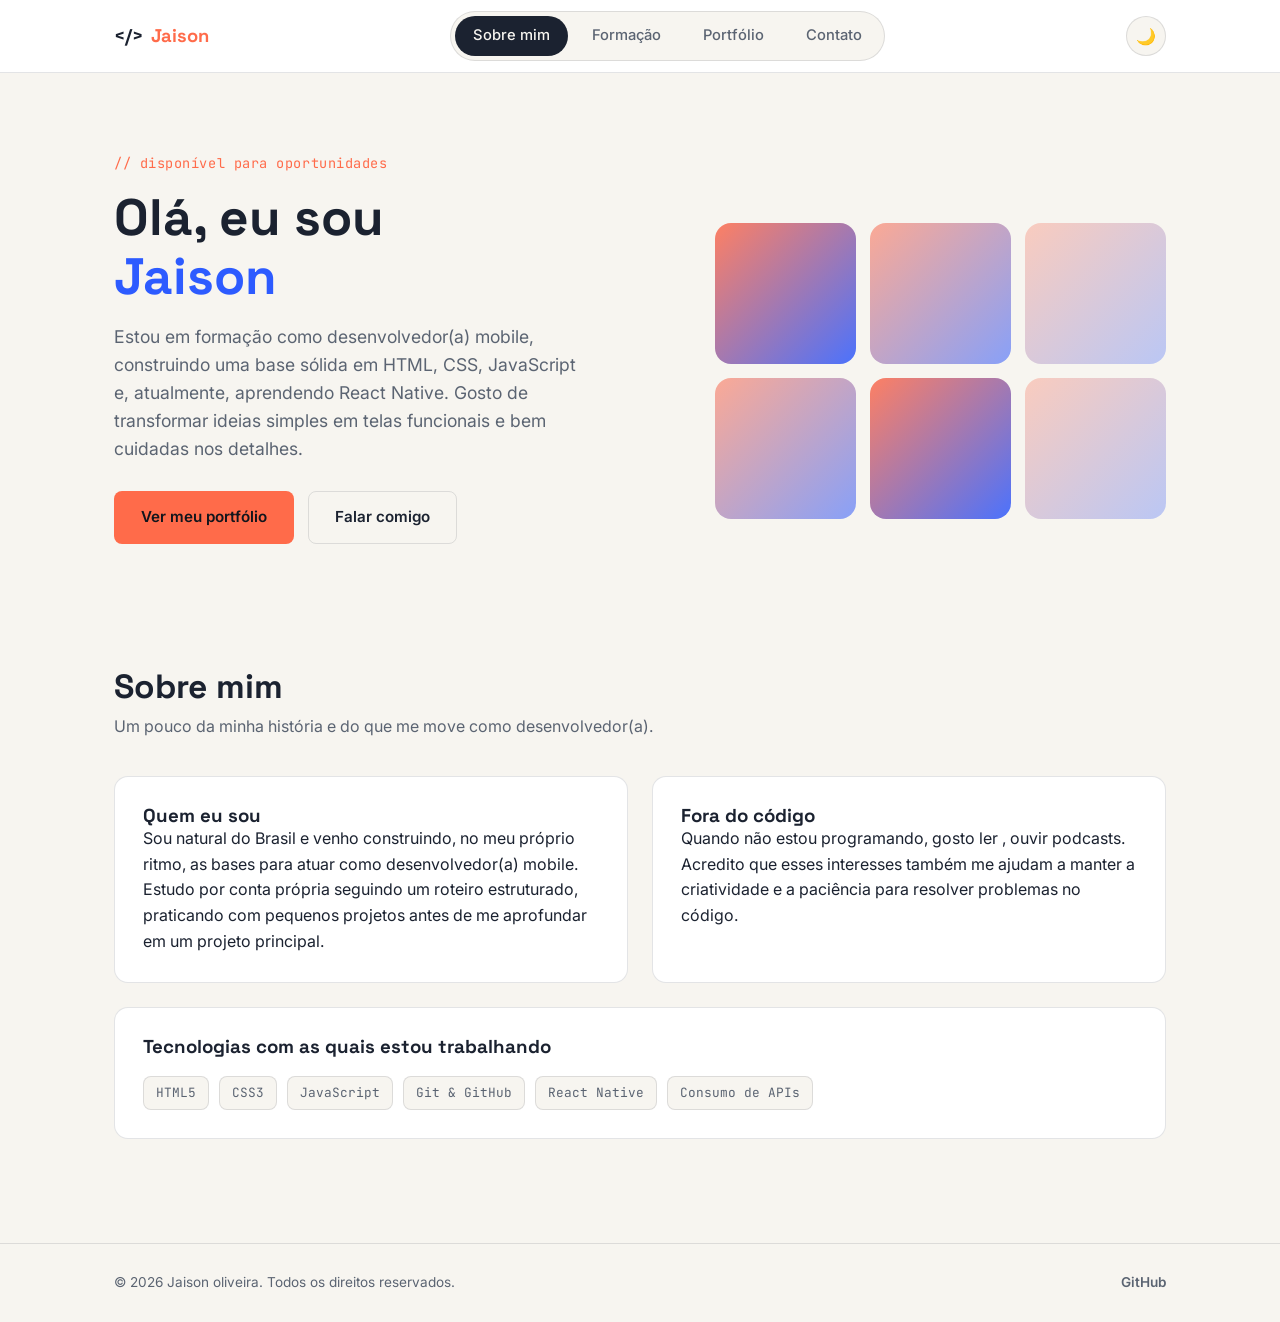
<file: index.html>
<!doctype html>
<html lang="pt-BR" data-theme="light">
  <head>
    <meta charset="UTF-8" />
    <meta name="viewport" content="width=device-width, initial-scale=1.0" />
    <title>Jaison Oliveira — Desenvolvedor(a) Mobile</title>
    <meta
      name="description"
      content="Portfólio pessoal de Seu Nome, desenvolvedor(a) em formação na área mobile."
    />

    <link rel="preconnect" href="https://fonts.googleapis.com" />
    <link
      href="https://fonts.googleapis.com/css2?family=Space+Grotesk:wght@500;700&family=Inter:wght@400;500;600&family=JetBrains+Mono:wght@400;600&display=swap"
      rel="stylesheet"
    />

    <link rel="stylesheet" href="css/style.css" />
  </head>
  <body>
    <header class="navbar">
      <div class="container">
        <a href="index.html" class="logo">&lt;/&gt; <span>Jaison</span></a>

        <nav class="nav-links" id="nav-links">
          <a href="index.html" class="active">Sobre mim</a>
          <a href="formacao.html">Formação</a>
          <a href="portfolio.html">Portfólio</a>
          <a href="contato.html">Contato</a>
        </nav>

        <div class="nav-actions">
          <button
            class="theme-toggle"
            id="theme-toggle"
            aria-label="Alternar tema claro/escuro"
            title="Alternar tema"
          >
            🌙
          </button>
          <button
            class="nav-toggle"
            id="nav-toggle"
            aria-label="Abrir menu"
            aria-expanded="false"
          >
            <span></span><span></span><span></span>
          </button>
        </div>
      </div>
    </header>

    <section class="hero">
      <div class="container">
        <div>
          <span class="eyebrow">// disponível para oportunidades</span>
          <h1>Olá, eu sou <br /><span class="highlight">Jaison</span></h1>
          <p class="lead">
            Estou em formação como desenvolvedor(a) mobile, construindo uma base
            sólida em HTML, CSS, JavaScript e, atualmente, aprendendo React
            Native. Gosto de transformar ideias simples em telas funcionais e
            bem cuidadas nos detalhes.
          </p>
          <div class="hero-actions">
            <a href="portfolio.html" class="btn btn-primary"
              >Ver meu portfólio</a
            >
            <a href="contato.html" class="btn btn-ghost">Falar comigo</a>
          </div>
        </div>

        <div class="phone-mock" aria-hidden="true">
          <div class="app-icon-grid">
            <div class="app-icon"></div>
            <div class="app-icon"></div>
            <div class="app-icon"></div>
            <div class="app-icon"></div>
            <div class="app-icon"></div>
            <div class="app-icon"></div>
          </div>
        </div>
      </div>
    </section>

    <section class="section" id="sobre">
      <div class="container">
        <h2 class="section-title">Sobre mim</h2>
        <p class="section-subtitle">
          Um pouco da minha história e do que me move como desenvolvedor(a).
        </p>

        <div class="about-grid">
          <div class="card">
            <h3>Quem eu sou</h3>
            <p>
              Sou natural do Brasil e venho construindo, no meu próprio ritmo,
              as bases para atuar como desenvolvedor(a) mobile. Estudo por conta
              própria seguindo um roteiro estruturado, praticando com pequenos
              projetos antes de me aprofundar em um projeto principal.
            </p>
          </div>

          <div class="card">
            <h3>Fora do código</h3>
            <p>
              Quando não estou programando, gosto ler , ouvir podcasts. Acredito
              que esses interesses também me ajudam a manter a criatividade e a
              paciência para resolver problemas no código.
            </p>
          </div>
        </div>

        <div class="card" style="margin-top: 24px">
          <h3>Tecnologias com as quais estou trabalhando</h3>
          <div class="tag-list">
            <span class="tag">HTML5</span>
            <span class="tag">CSS3</span>
            <span class="tag">JavaScript</span>
            <span class="tag">Git &amp; GitHub</span>
            <span class="tag">React Native</span>
            <span class="tag">Consumo de APIs</span>
          </div>
        </div>
      </div>
    </section>

    <footer class="footer">
      <div class="container">
        <p>&copy; 2026 Jaison oliveira. Todos os direitos reservados.</p>
        <div class="social-icons">
          <a
            href="https://github.com/JaisonBit"
            target="_blank"
            rel="noopener"
            >GitHub</a
          >
        
      </div>
    </footer>

    <script src="js/script.js"></script>
  </body>
</html>
</file>
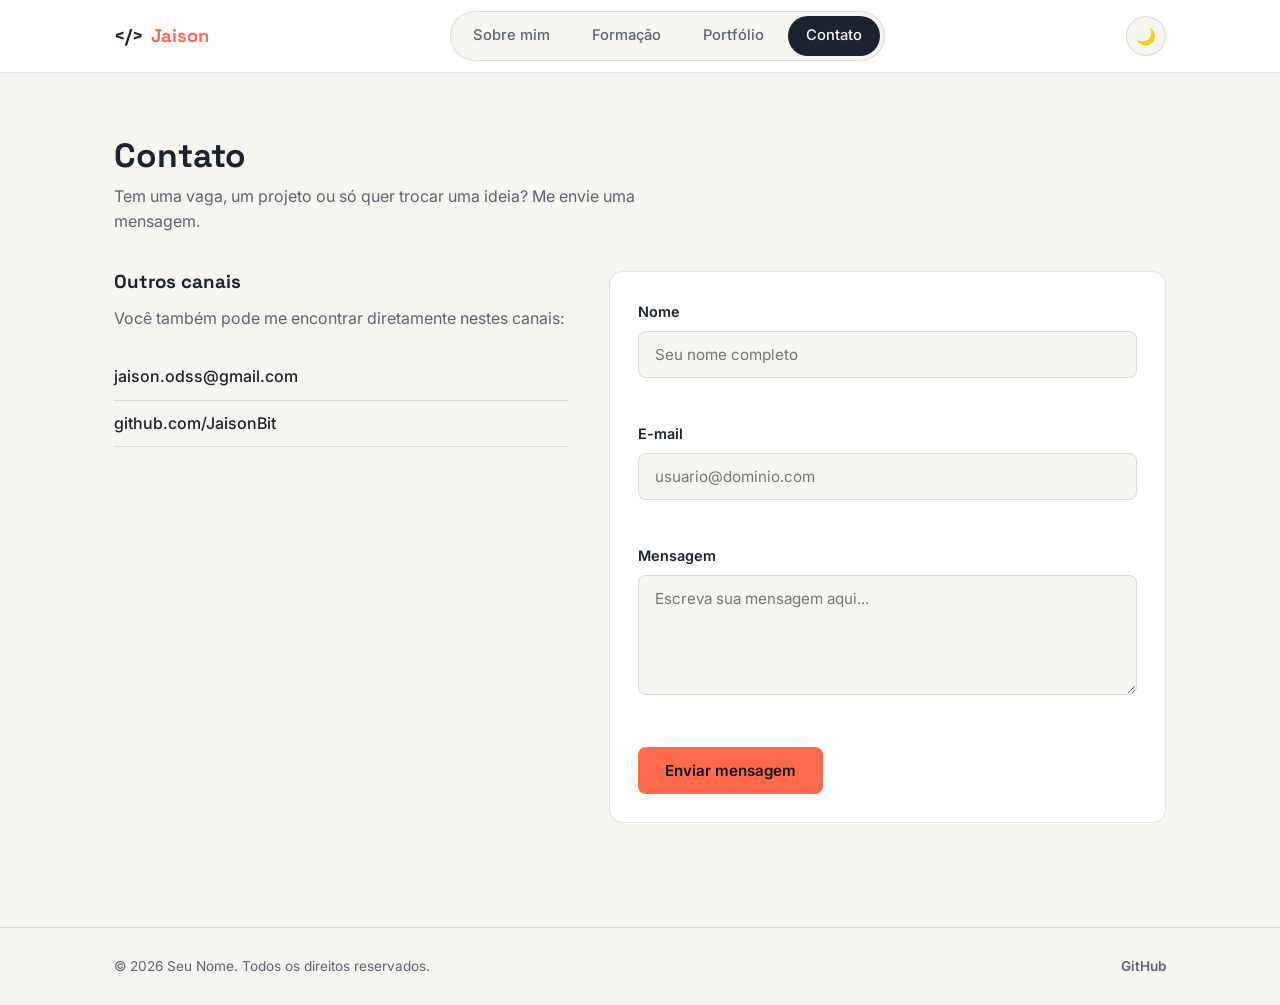
<file: contato.html>
<!doctype html>
<html lang="pt-BR" data-theme="light">
  <head>
    <meta charset="UTF-8" />
    <meta name="viewport" content="width=device-width, initial-scale=1.0" />
    <title>Contato — Seu Nome</title>
    <meta name="description" content="Entre em contato com Seu Nome." />

    <link rel="preconnect" href="https://fonts.googleapis.com" />
    <link
      href="https://fonts.googleapis.com/css2?family=Space+Grotesk:wght@500;700&family=Inter:wght@400;500;600&family=JetBrains+Mono:wght@400;600&display=swap"
      rel="stylesheet"
    />

    <link rel="stylesheet" href="css/style.css" />
  </head>
  <body>
    <header class="navbar">
      <div class="container">
        <a href="index.html" class="logo">&lt;/&gt; <span>Jaison</span></a>

        <nav class="nav-links" id="nav-links">
          <a href="index.html">Sobre mim</a>
          <a href="formacao.html">Formação</a>
          <a href="portfolio.html">Portfólio</a>
          <a href="contato.html" class="active">Contato</a>
        </nav>

        <div class="nav-actions">
          <button
            class="theme-toggle"
            id="theme-toggle"
            aria-label="Alternar tema claro/escuro"
            title="Alternar tema"
          >
            🌙
          </button>
          <button
            class="nav-toggle"
            id="nav-toggle"
            aria-label="Abrir menu"
            aria-expanded="false"
          >
            <span></span><span></span><span></span>
          </button>
        </div>
      </div>
    </header>

    <section class="section">
      <div class="container">
        <h2 class="section-title">Contato</h2>
        <p class="section-subtitle">
          Tem uma vaga, um projeto ou só quer trocar uma ideia? Me envie uma
          mensagem.
        </p>

        <div class="contact-layout">
          <div class="contact-info">
            <h3>Outros canais</h3>
            <p>Você também pode me encontrar diretamente nestes canais:</p>
            <div class="social-links">
              <a href="mailto:seu.email@exemplo.com">jaison.odss@gmail.com </a>
              <a
                href="https://github.com/seu-usuario"
                target="_blank"
                rel="noopener"
                >github.com/JaisonBit</a
              >
            </div>
          </div>

          <form class="card" id="contact-form" novalidate>
            <div class="form-group" id="group-nome">
              <label for="nome">Nome</label>
              <input
                type="text"
                id="nome"
                name="nome"
                placeholder="Seu nome completo"
              />
              <span class="form-error" id="error-nome"></span>
            </div>

            <div class="form-group" id="group-email">
              <label for="email">E-mail</label>
              <input
                type="text"
                id="email"
                name="email"
                placeholder="usuario@dominio.com"
              />
              <span class="form-error" id="error-email"></span>
            </div>

            <div class="form-group" id="group-mensagem">
              <label for="mensagem">Mensagem</label>
              <textarea
                id="mensagem"
                name="mensagem"
                placeholder="Escreva sua mensagem aqui..."
              ></textarea>
              <span class="form-error" id="error-mensagem"></span>
            </div>

            <button type="submit" class="btn btn-primary">
              Enviar mensagem
            </button>
          </form>
        </div>
      </div>
    </section>

    <div class="toast" id="toast">
      ✅ <span id="toast-message">Mensagem enviada com sucesso!</span>
    </div>

    <footer class="footer">
      <div class="container">
        <p>&copy; 2026 Seu Nome. Todos os direitos reservados.</p>
        <div class="social-icons">
          <a href="https://github.com/JaisonBit" target="_blank" rel="noopener"
            >GitHub</a
          >
        </div>
      </div>
    </footer>

    <script src="js/script.js"></script>
  </body>
</html>
</file>
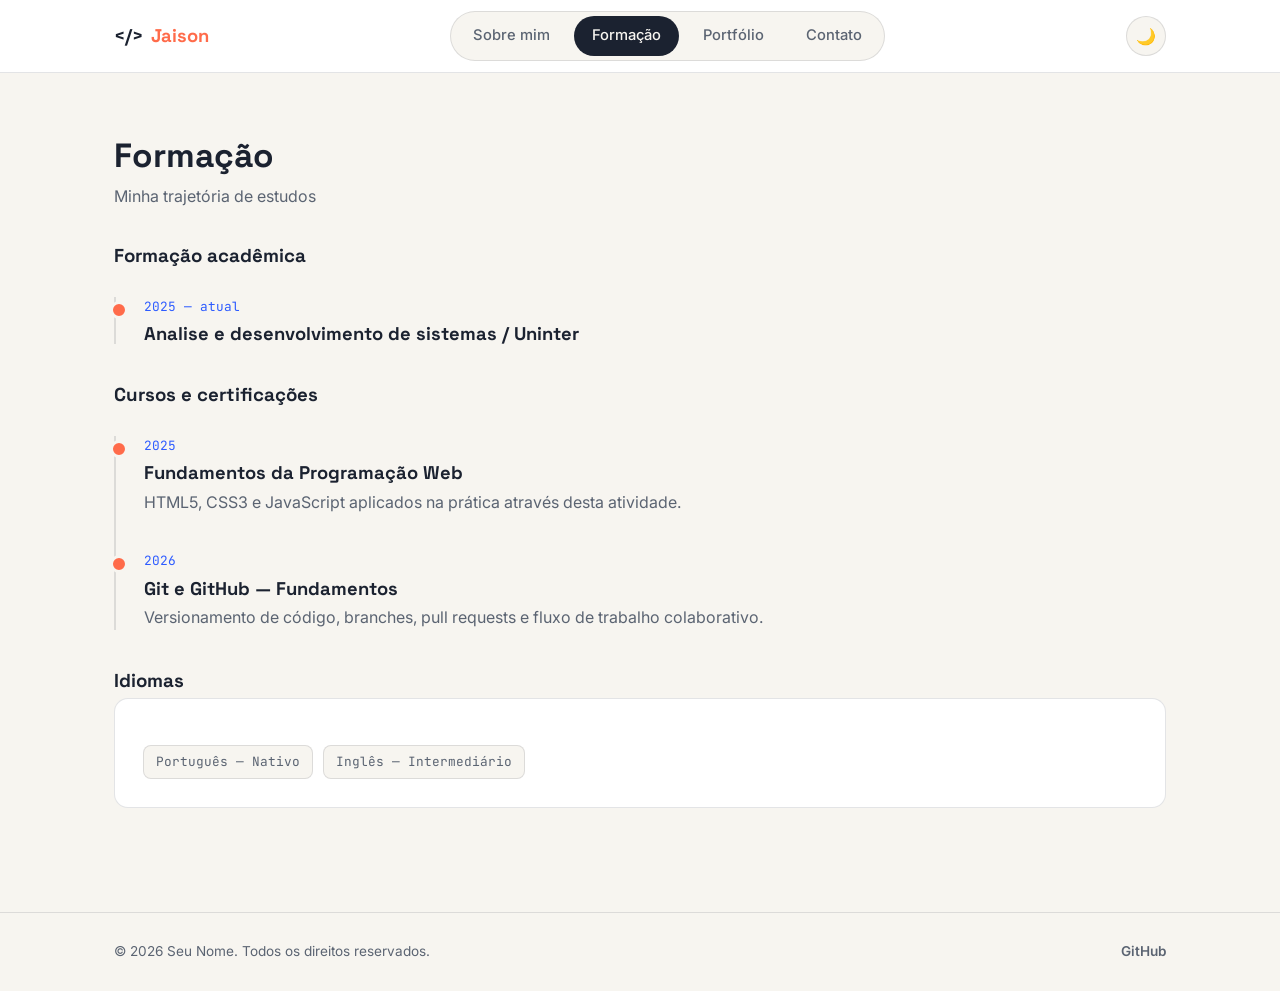
<file: formacao.html>
<!doctype html>
<html lang="pt-BR" data-theme="light">
  <head>
    <meta charset="UTF-8" />
    <meta name="viewport" content="width=device-width, initial-scale=1.0" />
    <title>Formação — Seu Nome</title>
    <meta
      name="description"
      content="Formação acadêmica, cursos e idiomas de Seu Nome."
    />

    <link rel="preconnect" href="https://fonts.googleapis.com" />
    <link
      href="https://fonts.googleapis.com/css2?family=Space+Grotesk:wght@500;700&family=Inter:wght@400;500;600&family=JetBrains+Mono:wght@400;600&display=swap"
      rel="stylesheet"
    />

    <link rel="stylesheet" href="css/style.css" />
  </head>
  <body>
    <header class="navbar">
      <div class="container">
        <a href="index.html" class="logo">&lt;/&gt; <span>Jaison</span></a>

        <nav class="nav-links" id="nav-links">
          <a href="index.html">Sobre mim</a>
          <a href="formacao.html" class="active">Formação</a>
          <a href="portfolio.html">Portfólio</a>
          <a href="contato.html">Contato</a>
        </nav>

        <div class="nav-actions">
          <button
            class="theme-toggle"
            id="theme-toggle"
            aria-label="Alternar tema claro/escuro"
            title="Alternar tema"
          >
            🌙
          </button>
          <button
            class="nav-toggle"
            id="nav-toggle"
            aria-label="Abrir menu"
            aria-expanded="false"
          >
            <span></span><span></span><span></span>
          </button>
        </div>
      </div>
    </header>

    <section class="section">
      <div class="container">
        <h2 class="section-title">Formação</h2>
        <p class="section-subtitle">Minha trajetória de estudos</p>

        <h3 style="margin-bottom: 6px">Formação acadêmica</h3>
        <div class="timeline">
          <div class="timeline-item">
            <span class="timeline-date">2025 — atual</span>
            <h3>Analise e desenvolvimento de sistemas / Uninter</h3>
            <p></p>
          </div>
        </div>

        <h3 style="margin: 40px 0 6px">Cursos e certificações</h3>
        <div class="timeline">
          <div class="timeline-item">
            <span class="timeline-date">2025</span>
            <h3>Fundamentos da Programação Web</h3>
            <p>
              HTML5, CSS3 e JavaScript aplicados na prática através desta
              atividade.
            </p>
          </div>
          <div class="timeline-item">
            <span class="timeline-date">2026</span>
            <h3>Git e GitHub — Fundamentos</h3>
            <p>
              Versionamento de código, branches, pull requests e fluxo de
              trabalho colaborativo.
            </p>
          </div>
        </div>

        <h3 style="margin: 40px 0 6px">Idiomas</h3>
        <div class="card">
          <div class="tag-list">
            <span class="tag">Português — Nativo</span>
            <span class="tag">Inglês — Intermediário</span>
          </div>
        </div>
      </div>
    </section>

    <footer class="footer">
      <div class="container">
        <p>&copy; 2026 Seu Nome. Todos os direitos reservados.</p>
        <div class="social-icons">
          <a href="https://github.com/JaisonBit" target="_blank" rel="noopener"
            >GitHub</a
          >
        </div>
      </div>
    </footer>

    <script src="js/script.js"></script>
  </body>
</html>
</file>
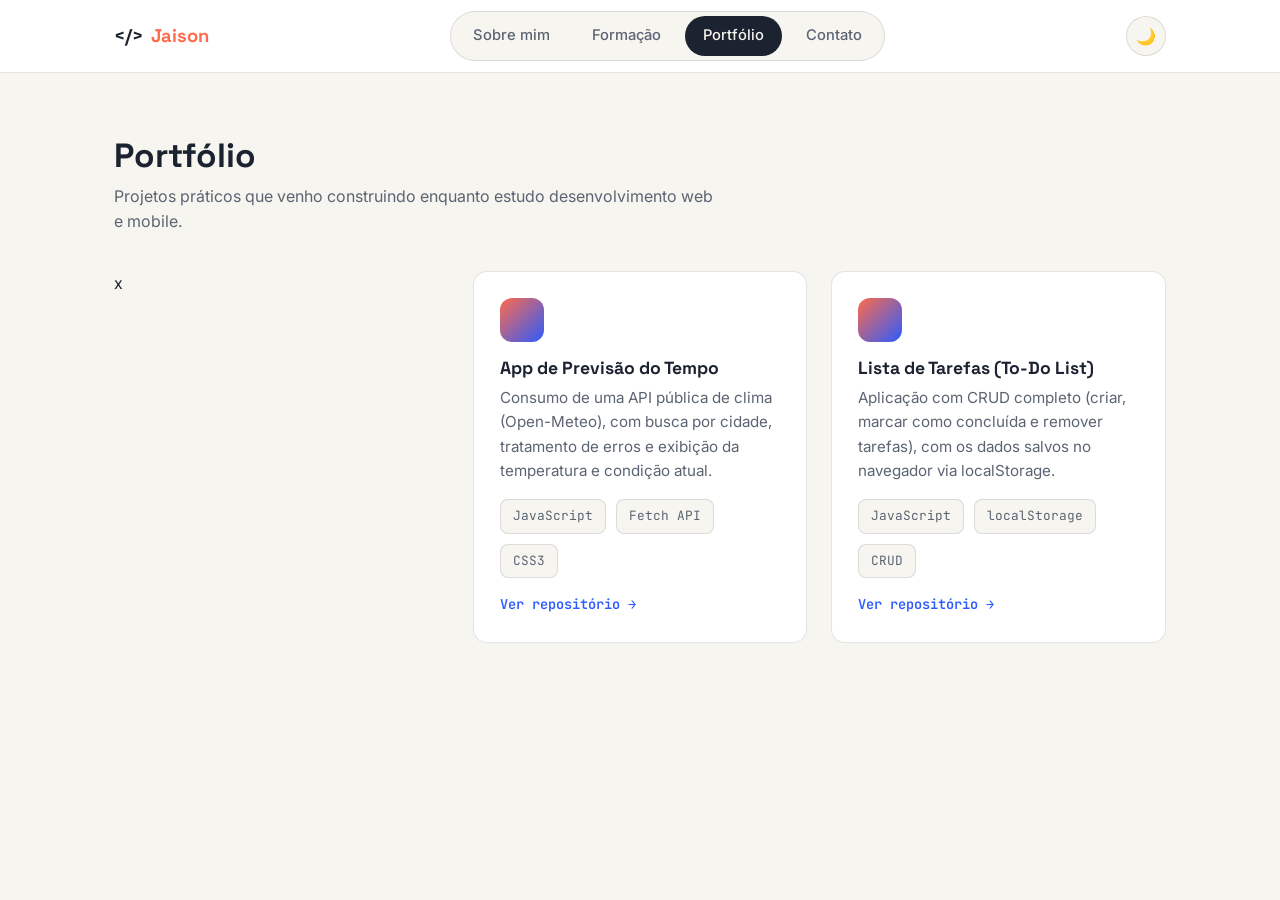
<file: portfolio.html>
<!doctype html>
<html lang="pt-BR" data-theme="light">
  <head>
    <meta charset="UTF-8" />
    <meta name="viewport" content="width=device-width, initial-scale=1.0" />
    <title>Portfólio — Seu Nome</title>
    <meta
      name="description"
      content="Projetos práticos desenvolvidos por Seu Nome."
    />

    <link rel="preconnect" href="https://fonts.googleapis.com" />
    <link
      href="https://fonts.googleapis.com/css2?family=Space+Grotesk:wght@500;700&family=Inter:wght@400;500;600&family=JetBrains+Mono:wght@400;600&display=swap"
      rel="stylesheet"
    />

    <link rel="stylesheet" href="css/style.css" />
  </head>
  <body>
    <header class="navbar">
      <div class="container">
        <a href="index.html" class="logo">&lt;/&gt; <span>Jaison</span></a>

        <nav class="nav-links" id="nav-links">
          <a href="index.html">Sobre mim</a>
          <a href="formacao.html">Formação</a>
          <a href="portfolio.html" class="active">Portfólio</a>
          <a href="contato.html">Contato</a>
        </nav>

        <div class="nav-actions">
          <button
            class="theme-toggle"
            id="theme-toggle"
            aria-label="Alternar tema claro/escuro"
            title="Alternar tema"
          >
            🌙
          </button>
          <button
            class="nav-toggle"
            id="nav-toggle"
            aria-label="Abrir menu"
            aria-expanded="false"
          >
            <span></span><span></span><span></span>
          </button>
        </div>
      </div>
    </header>

    <section class="section">
      <div class="container">
        <h2 class="section-title">Portfólio</h2>
        <p class="section-subtitle">
          Projetos práticos que venho construindo enquanto estudo
          desenvolvimento web e mobile.
        </p>

        <div class="project-grid">
          x

          <article class="project-card">
            <div class="project-icon" aria-hidden="true"></div>
            <h3>App de Previsão do Tempo</h3>
            <p>
              Consumo de uma API pública de clima (Open-Meteo), com busca por
              cidade, tratamento de erros e exibição da temperatura e condição
              atual.
            </p>
            <div class="tag-list">
              <span class="tag">JavaScript</span>
              <span class="tag">Fetch API</span>
              <span class="tag">CSS3</span>
            </div>
            <a
              href="https://github.com/JaisonBit/Projeto-previsao-do--tempo.git"
              class="project-link"
              target="_blank"
              rel="noopener"
              >Ver repositório →</a
            >
          </article>

          <article class="project-card">
            <div class="project-icon" aria-hidden="true"></div>
            <h3>Lista de Tarefas (To-Do List)</h3>
            <p>
              Aplicação com CRUD completo (criar, marcar como concluída e
              remover tarefas), com os dados salvos no navegador via
              localStorage.
            </p>
            <div class="tag-list">
              <span class="tag">JavaScript</span>
              <span class="tag">localStorage</span>
              <span class="tag">CRUD</span>
            </div>
            <a
              href="https://github.com/JaisonBit/Projeto-lista-de-tarefas.git"
              class="project-link"
              target="_blank"
              rel="noopener"
              >Ver repositório →</a
            >
          </article>
        </div>
      </div>
    </section>

    <script src="js/script.js"></script>
  </body>
</html>
</file>
<file: css/style.css>
:root {
  --font-display: "Space Grotesk", "Segoe UI", sans-serif;
  --font-body: "Inter", "Segoe UI", sans-serif;
  --font-mono: "JetBrains Mono", "Courier New", monospace;

  --bg: #f7f5f0;
  --bg-elevated: #ffffff;
  --text: #1b2230;
  --text-muted: #5b6472;
  --accent: #ff6b4a;
  --accent-2: #2d5bff;
  --border: rgba(27, 34, 48, 0.12);
  --card-bg: #ffffff;
  --shadow: rgba(27, 34, 48, 0.08);

  --radius: 14px;
  --radius-sm: 8px;
  --max-width: 1100px;
}

html[data-theme="dark"] {
  --bg: #11151c;
  --bg-elevated: #161b24;
  --text: #eceff4;
  --text-muted: #b8bfcc;
  --accent: #ff8568;
  --accent-2: #6f93ff;
  --border: rgba(255, 255, 255, 0.12);
  --card-bg: #161b24;
  --shadow: rgba(0, 0, 0, 0.35);
}

* {
  margin: 0;
  padding: 0;
  box-sizing: border-box;
}

html {
  scroll-behavior: smooth;
}

body {
  font-family: var(--font-body);
  background-color: var(--bg);
  color: var(--text);
  line-height: 1.6;
  transition:
    background-color 0.3s ease,
    color 0.3s ease;
}

img {
  max-width: 100%;
  display: block;
}

a {
  color: var(--accent-2);
  text-decoration: none;
}

ul {
  list-style: none;
}

.container {
  max-width: var(--max-width);
  margin: 0 auto;
  padding: 0 24px;
}

h1,
h2,
h3 {
  font-family: var(--font-display);
  line-height: 1.15;
}

a:focus-visible,
button:focus-visible,
input:focus-visible,
textarea:focus-visible {
  outline: 2px solid var(--accent-2);
  outline-offset: 3px;
}

.navbar {
  position: sticky;
  top: 0;
  z-index: 100;
  background-color: var(--bg-elevated);
  border-bottom: 1px solid var(--border);
}

.navbar .container {
  display: flex;
  align-items: center;
  justify-content: space-between;
  height: 72px;
}

.logo {
  font-family: var(--font-display);
  font-weight: 700;
  font-size: 1.15rem;
  color: var(--text);
  display: flex;
  align-items: center;
  gap: 8px;
}

.logo span {
  color: var(--accent);
}

.nav-links {
  display: flex;
  gap: 6px;
  background-color: var(--bg);
  border: 1px solid var(--border);
  border-radius: 999px;
  padding: 4px;
}

.nav-links a {
  display: block;
  padding: 8px 18px;
  border-radius: 999px;
  color: var(--text-muted);
  font-weight: 500;
  font-size: 0.92rem;
  transition:
    background-color 0.2s ease,
    color 0.2s ease;
}

.nav-links a:hover {
  color: var(--text);
}

.nav-links a.active {
  background-color: var(--text);
  color: var(--bg);
}

html[data-theme="dark"] .nav-links a.active {
  background-color: var(--accent);
  color: #11151c;
}

.nav-actions {
  display: flex;
  align-items: center;
  gap: 10px;
}

.theme-toggle {
  width: 40px;
  height: 40px;
  border-radius: 50%;
  border: 1px solid var(--border);
  background-color: var(--bg);
  cursor: pointer;
  font-size: 1rem;
  display: flex;
  align-items: center;
  justify-content: center;
}

.nav-toggle {
  display: none;
  width: 40px;
  height: 40px;
  border-radius: var(--radius-sm);
  border: 1px solid var(--border);
  background-color: var(--bg);
  cursor: pointer;
  flex-direction: column;
  justify-content: center;
  align-items: center;
  gap: 4px;
}

.nav-toggle span {
  width: 20px;
  height: 2px;
  background-color: var(--text);
  display: block;
}

.btn {
  display: inline-block;
  padding: 13px 26px;
  border-radius: var(--radius-sm);
  font-weight: 600;
  font-size: 0.95rem;
  border: 1px solid transparent;
  cursor: pointer;
  font-family: var(--font-body);
  transition:
    transform 0.15s ease,
    opacity 0.15s ease;
}

.btn:hover {
  transform: translateY(-2px);
}

.btn-primary {
  background-color: var(--accent);
  color: #11151c;
}

.btn-ghost {
  background-color: transparent;
  border-color: var(--border);
  color: var(--text);
}
.hero {
  padding: 80px 0 60px;
}

.hero .container {
  display: grid;
  grid-template-columns: 1.1fr 0.9fr;
  gap: 50px;
  align-items: center;
}

.eyebrow {
  font-family: var(--font-mono);
  font-size: 0.85rem;
  color: var(--accent);
  letter-spacing: 0.04em;
  display: block;
  margin-bottom: 14px;
}

.hero h1 {
  font-size: clamp(2.2rem, 4vw, 3.2rem);
  margin-bottom: 16px;
}

.hero h1 .highlight {
  color: var(--accent-2);
}

.hero p.lead {
  font-size: 1.1rem;
  color: var(--text-muted);
  max-width: 480px;
  margin-bottom: 28px;
}

.hero-actions {
  display: flex;
  gap: 14px;
  flex-wrap: wrap;
}
x .phone-mock {
  width: 100%;
  max-width: 280px;
  aspect-ratio: 9 / 18;
  margin: 0 auto;
  background-color: var(--bg-elevated);
  border: 1px solid var(--border);
  border-radius: 36px;
  padding: 16px;
  box-shadow: 0 30px 60px -20px var(--shadow);
  position: relative;
}

.phone-mock::before {
  content: "";
  position: absolute;
  top: 10px;
  left: 50%;
  transform: translateX(-50%);
  width: 70px;
  height: 16px;
  border-radius: 999px;
  background-color: var(--bg);
}

.phone-mock .app-icon-grid {
  margin-top: 46px;
  display: grid;
  grid-template-columns: repeat(3, 1fr);
  gap: 14px;
}

.phone-mock .app-icon {
  aspect-ratio: 1;
  border-radius: 16px;
  background: linear-gradient(135deg, var(--accent), var(--accent-2));
  opacity: 0.85;
}

.phone-mock .app-icon:nth-child(2n) {
  opacity: 0.55;
}

.phone-mock .app-icon:nth-child(3n) {
  opacity: 0.3;
}

.section {
  padding: 64px 0;
}

.section-title {
  font-size: clamp(1.6rem, 3vw, 2.1rem);
  margin-bottom: 8px;
}

.section-subtitle {
  color: var(--text-muted);
  margin-bottom: 36px;
  max-width: 600px;
}

.card {
  background-color: var(--card-bg);
  border: 1px solid var(--border);
  border-radius: var(--radius);
  padding: 28px;
}
.tag-list {
  display: flex;
  flex-wrap: wrap;
  gap: 10px;
  margin-top: 18px;
}

.tag {
  font-family: var(--font-mono);
  font-size: 0.8rem;
  padding: 6px 12px;
  border-radius: var(--radius-sm);
  background-color: var(--bg);
  border: 1px solid var(--border);
  color: var(--text-muted);
}

.about-grid {
  display: grid;
  grid-template-columns: 1fr 1fr;
  gap: 24px;
  margin-top: 12px;
}

.timeline {
  position: relative;
  margin-top: 30px;
  padding-left: 28px;
  border-left: 2px solid var(--border);
}

.timeline-item {
  position: relative;
  padding-bottom: 36px;
}

.timeline-item:last-child {
  padding-bottom: 0;
}

.timeline-item::before {
  content: "";
  position: absolute;
  left: -34px;
  top: 4px;
  width: 12px;
  height: 12px;
  border-radius: 50%;
  background-color: var(--accent);
  border: 3px solid var(--bg);
}

.timeline-date {
  font-family: var(--font-mono);
  font-size: 0.8rem;
  color: var(--accent-2);
  display: block;
  margin-bottom: 6px;
}

.timeline-item h3 {
  font-size: 1.15rem;
  margin-bottom: 6px;
}

.timeline-item p {
  color: var(--text-muted);
}

.project-grid {
  display: grid;
  grid-template-columns: repeat(auto-fit, minmax(260px, 1fr));
  gap: 24px;
  margin-top: 12px;
}

.project-card {
  background-color: var(--card-bg);
  border: 1px solid var(--border);
  border-radius: var(--radius);
  padding: 26px;
  display: flex;
  flex-direction: column;
  transition:
    transform 0.2s ease,
    box-shadow 0.2s ease;
}

.project-card:hover {
  transform: translateY(-4px);
  box-shadow: 0 20px 40px -24px var(--shadow);
}

.project-card .project-icon {
  width: 44px;
  height: 44px;
  border-radius: 12px;
  background: linear-gradient(135deg, var(--accent), var(--accent-2));
  margin-bottom: 16px;
}

.project-card h3 {
  font-size: 1.1rem;
  margin-bottom: 8px;
}

.project-card p {
  color: var(--text-muted);
  font-size: 0.95rem;
  flex-grow: 1;
}

.project-card .tag-list {
  margin-top: 16px;
  margin-bottom: 16px;
}

.project-card .project-link {
  font-family: var(--font-mono);
  font-size: 0.85rem;
  font-weight: 600;
}

.contact-layout {
  display: grid;
  grid-template-columns: 0.9fr 1.1fr;
  gap: 40px;
}

.contact-info h3 {
  margin-bottom: 14px;
}

.contact-info p {
  color: var(--text-muted);
  margin-bottom: 22px;
}

.contact-info .social-links a {
  display: block;
  padding: 10px 0;
  border-bottom: 1px solid var(--border);
  color: var(--text);
  font-weight: 500;
}

.form-group {
  margin-bottom: 20px;
}

.form-group label {
  display: block;
  font-size: 0.9rem;
  font-weight: 600;
  margin-bottom: 8px;
}

.form-group input,
.form-group textarea {
  width: 100%;
  padding: 13px 16px;
  border-radius: var(--radius-sm);
  border: 1px solid var(--border);
  background-color: var(--bg);
  color: var(--text);
  font-family: var(--font-body);
  font-size: 0.95rem;
}

.form-group textarea {
  resize: vertical;
  min-height: 120px;
}

.form-error {
  display: block;
  min-height: 18px;
  color: var(--accent);
  font-size: 0.8rem;
  margin-top: 6px;
}

.form-group.invalid input,
.form-group.invalid textarea {
  border-color: var(--accent);
}

.toast {
  position: fixed;
  bottom: 28px;
  right: 28px;
  background-color: var(--text);
  color: var(--bg);
  padding: 16px 22px;
  border-radius: var(--radius-sm);
  box-shadow: 0 20px 40px -10px var(--shadow);
  font-weight: 600;
  font-size: 0.95rem;
  display: flex;
  align-items: center;
  gap: 10px;
  transform: translateY(20px);
  opacity: 0;
  pointer-events: none;
  transition:
    transform 0.25s ease,
    opacity 0.25s ease;
  z-index: 200;
}

.toast.show {
  transform: translateY(0);
  opacity: 1;
}
.footer {
  border-top: 1px solid var(--border);
  padding: 28px 0;
  margin-top: 40px;
}

.footer .container {
  display: flex;
  justify-content: space-between;
  align-items: center;
  flex-wrap: wrap;
  gap: 12px;
}

.footer p {
  color: var(--text-muted);
  font-size: 0.85rem;
}

.footer .social-icons {
  display: flex;
  gap: 16px;
}

.footer .social-icons a {
  color: var(--text-muted);
  font-size: 0.85rem;
  font-weight: 600;
}

@media (max-width: 860px) {
  .hero .container,
  .contact-layout {
    grid-template-columns: 1fr;
  }

  .phone-mock {
    margin-top: 20px;
  }

  .about-grid {
    grid-template-columns: 1fr;
  }
}

@media (max-width: 720px) {
  x .nav-links {
    position: absolute;
    top: 72px;
    left: 0;
    right: 0;
    margin: 0 16px;
    flex-direction: column;
    background-color: var(--bg-elevated);
    border: 1px solid var(--border);
    border-radius: var(--radius);
    padding: 10px;
    max-height: 0;
    overflow: hidden;
    opacity: 0;
    transition:
      max-height 0.25s ease,
      opacity 0.25s ease;
  }

  .nav-links.open {
    max-height: 320px;
    opacity: 1;
  }

  .nav-links a {
    text-align: center;
  }

  .nav-toggle {
    display: flex;
  }
}
</file>
